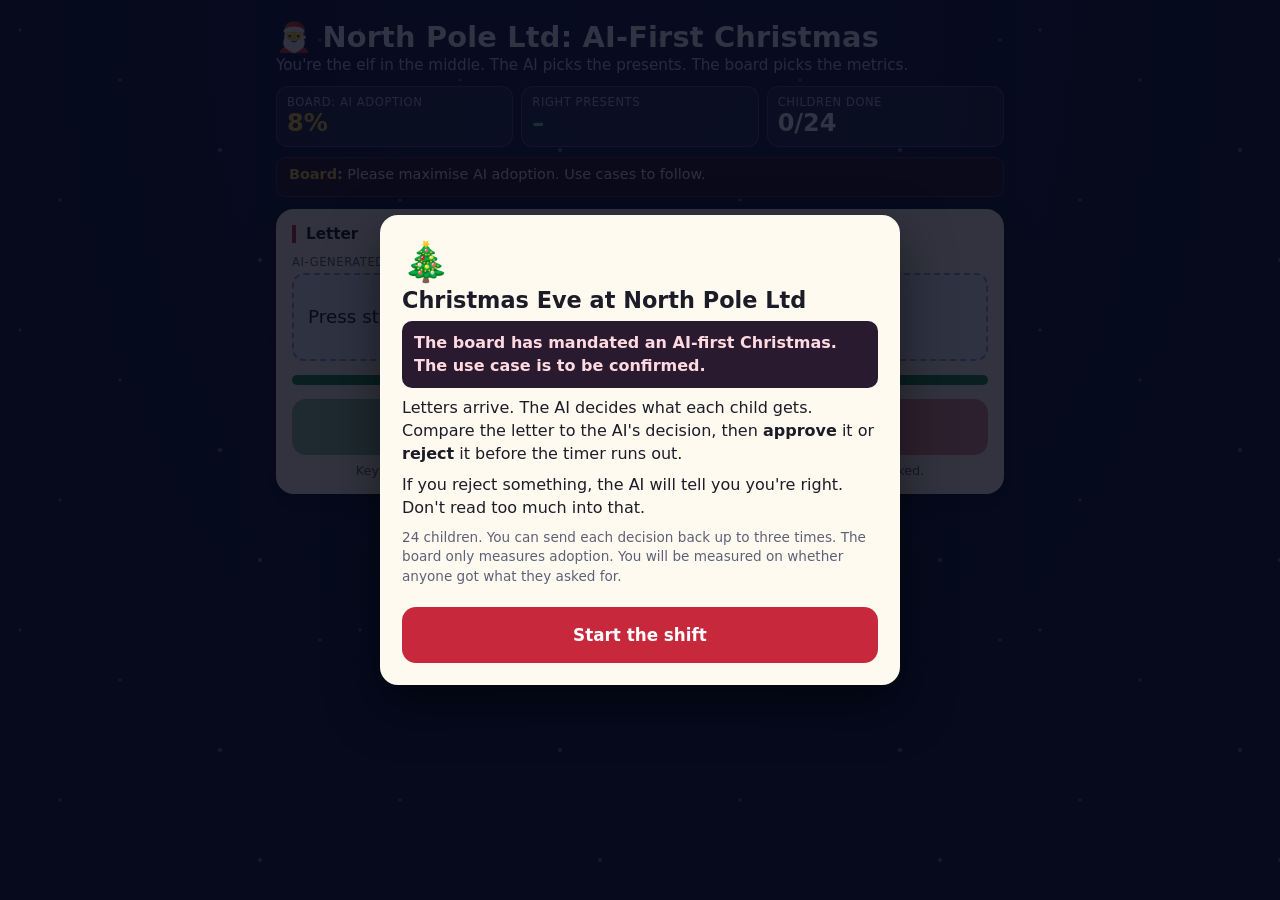
<file: v1/index.html>
<!doctype html>
<html lang="en-GB">
<head>
<meta charset="utf-8">
<meta name="viewport" content="width=device-width, initial-scale=1">
<title>North Pole Ltd: AI-First Christmas</title>
<meta name="description" content="A tiny game about reviewing AI output on Christmas Eve. The board wants AI adoption. The children want presents.">
<style>
  :root {
    --bg1: #0b1633;
    --bg2: #16204a;
    --card: #fffaf0;
    --ink: #1c1c28;
    --muted: #5d6178;
    --red: #c8283c;
    --green: #1f8a4c;
    --gold: #f4c542;
    --panel: rgba(255,255,255,0.08);
    --line: rgba(255,255,255,0.18);
  }
  * { box-sizing: border-box; }
  html, body { height: 100%; }
  body {
    margin: 0;
    font-family: system-ui, -apple-system, "Segoe UI", Roboto, Helvetica, Arial, sans-serif;
    color: #f5f6ff;
    background: radial-gradient(ellipse at top, var(--bg2), var(--bg1) 70%);
    min-height: 100vh;
    overflow-x: hidden;
  }
  /* gentle snow */
  .snow {
    position: fixed; inset: 0; pointer-events: none; z-index: 0; opacity: .55;
    background-image:
      radial-gradient(2px 2px at 20px 30px, #fff, transparent),
      radial-gradient(2px 2px at 120px 80px, #fff, transparent),
      radial-gradient(3px 3px at 220px 150px, #fff, transparent),
      radial-gradient(2px 2px at 320px 40px, #fff, transparent),
      radial-gradient(2px 2px at 60px 200px, #fff, transparent),
      radial-gradient(3px 3px at 260px 260px, #fff, transparent);
    background-size: 340px 300px;
    animation: fall 18s linear infinite;
  }
  @keyframes fall { to { background-position: 0 300px; } }
  @media (prefers-reduced-motion: reduce) {
    .snow { animation: none; }
    * { transition: none !important; animation: none !important; }
  }
  .wrap { position: relative; z-index: 1; max-width: 760px; margin: 0 auto; padding: 16px; }
  header h1 { font-size: clamp(1.2rem, 4.5vw, 1.8rem); margin: 4px 0 2px; letter-spacing: .2px; }
  header p { margin: 0 0 12px; color: #c4c8e8; font-size: .95rem; }

  .meters { display: grid; grid-template-columns: repeat(3, 1fr); gap: 8px; margin-bottom: 10px; }
  .meter { background: var(--panel); border: 1px solid var(--line); border-radius: 12px; padding: 8px 10px; }
  .meter .label { font-size: .72rem; text-transform: uppercase; letter-spacing: .6px; color: #b8bde6; }
  .meter .value { font-size: 1.5rem; font-weight: 700; line-height: 1.2; }
  .meter.board .value { color: var(--gold); }
  .meter.xmas .value { color: #7be3a3; }

  .ticker { background: #2a1a2f; border: 1px solid #5a2f4a; border-radius: 10px; padding: 8px 12px; font-size: .9rem; color: #ffd9e0; min-height: 40px; margin-bottom: 12px; }
  .ticker b { color: var(--gold); }

  .stage { background: var(--card); color: var(--ink); border-radius: 18px; padding: 16px; box-shadow: 0 10px 30px rgba(0,0,0,.35); position: relative; }
  .letter { font-size: .95rem; color: var(--muted); border-left: 4px solid var(--red); padding-left: 10px; margin-bottom: 12px; }
  .letter .from { font-weight: 700; color: var(--ink); display: block; margin-bottom: 2px; }
  .outlabel { font-size: .72rem; text-transform: uppercase; letter-spacing: .6px; color: var(--muted); margin-bottom: 4px; display: flex; gap: 8px; align-items: center; }
  .tag { background: #fde8c8; color: #8a4b00; border-radius: 999px; padding: 1px 8px; font-size: .7rem; text-transform: none; letter-spacing: 0; }
  .output { background: #eef1fb; border: 2px dashed #9aa6d8; border-radius: 12px; padding: 14px; font-size: 1.15rem; min-height: 88px; display: flex; align-items: center; }
  .output.reply { background: #e9f8ef; border-color: #6cc593; font-style: italic; }
  .output.result { background: #fff4d6; border-color: var(--gold); font-style: normal; }

  .timerbar { height: 10px; background: #e3e5f0; border-radius: 999px; overflow: hidden; margin: 14px 0; }
  .timerfill { height: 100%; width: 100%; background: var(--green); transition: background .3s; }
  .timerfill.low { background: var(--red); }

  .buttons { display: grid; grid-template-columns: 1fr 1fr; gap: 10px; }
  button {
    font: inherit; font-weight: 700; font-size: 1.05rem; border: 0; border-radius: 14px; padding: 14px 10px; cursor: pointer; color: #fff;
    min-height: 56px;
  }
  button:focus-visible { outline: 3px solid var(--gold); outline-offset: 2px; }
  button:disabled { opacity: .5; cursor: not-allowed; }
  .approve { background: var(--green); }
  .reject { background: var(--red); }
  .hint { text-align: center; color: var(--muted); font-size: .8rem; margin-top: 8px; }

  .progress { font-size: .85rem; color: #c4c8e8; margin-top: 10px; text-align: center; }

  .overlay { position: fixed; inset: 0; z-index: 5; display: none; align-items: center; justify-content: center; background: rgba(5,8,24,.82); padding: 16px; }
  .overlay.show { display: flex; }
  .modal { background: var(--card); color: var(--ink); border-radius: 18px; padding: 22px; max-width: 520px; width: 100%; box-shadow: 0 20px 50px rgba(0,0,0,.5); }
  .modal h2 { margin: 0 0 8px; font-size: 1.4rem; }
  .modal p { margin: 8px 0; line-height: 1.45; }
  .modal .big { font-size: 2.4rem; margin: 2px 0; }
  .modal button { margin-top: 12px; width: 100%; background: var(--red); }
  .modal button.alt { background: #4a5278; }
  .stats { display: grid; grid-template-columns: 1fr 1fr; gap: 8px; margin: 12px 0; }
  .stat { background: #eef1fb; border-radius: 10px; padding: 8px 10px; }
  .stat .k { font-size: .7rem; text-transform: uppercase; letter-spacing: .5px; color: var(--muted); }
  .stat .v { font-size: 1.4rem; font-weight: 700; }
  .banner { background: #2a1a2f; color: #ffd9e0; border-radius: 10px; padding: 10px 12px; font-weight: 600; }
  .small { font-size: .85rem; color: var(--muted); }
  footer { text-align: center; color: #9aa0cc; font-size: .78rem; margin: 18px 0 8px; }
</style>
</head>
<body>
<div class="snow" aria-hidden="true"></div>
<div class="wrap">
  <header>
    <h1>🎅 North Pole Ltd: AI-First Christmas</h1>
    <p>You're the elf in the middle. The AI picks the presents. The board picks the metrics.</p>
  </header>

  <div class="meters" aria-live="polite">
    <div class="meter board"><div class="label">Board: AI adoption</div><div class="value" id="mAdopt">8%</div></div>
    <div class="meter xmas"><div class="label">Right presents</div><div class="value" id="mXmas">–</div></div>
    <div class="meter"><div class="label">Children done</div><div class="value" id="mDone">0/24</div></div>
  </div>

  <div class="ticker" id="ticker"><b>Board:</b> Please maximise AI adoption. Use cases to follow.</div>

  <main class="stage" id="stage">
    <div class="letter" id="letter"><span class="from">Letter</span><span id="letterText"></span></div>
    <div class="outlabel"><span>AI-generated gift decision</span><span class="tag" id="tag" hidden></span></div>
    <div class="output" id="output" role="status" aria-live="polite">Press start to begin.</div>
    <div class="timerbar" aria-hidden="true"><div class="timerfill" id="timer"></div></div>
    <div class="buttons">
      <button class="approve" id="btnApprove" disabled>✓ Approve &amp; ship</button>
      <button class="reject" id="btnReject" disabled>✗ Reject</button>
    </div>
    <div class="hint">Keys: A or → to approve, R or ← to reject. If the timer runs out, the AI ships it unchecked.</div>
  </main>
  <div class="progress" id="progress"></div>

  <footer>Made with AI. Checked by a human, which is rather the point. · green-workshop</footer>
</div>

<div class="overlay show" id="ovStart">
  <div class="modal">
    <div class="big">🎄</div>
    <h2>Christmas Eve at North Pole Ltd</h2>
    <p class="banner">The board has mandated an AI-first Christmas. The use case is to be confirmed.</p>
    <p>Letters arrive. The AI decides what each child gets. Compare the letter to the AI's decision, then <b>approve</b> it or <b>reject</b> it before the timer runs out.</p>
    <p>If you reject something, the AI will tell you you're right. Don't read too much into that.</p>
    <p class="small">24 children. You can send each decision back up to three times. The board only measures adoption. You will be measured on whether anyone got what they asked for.</p>
    <button id="btnStart">Start the shift</button>
  </div>
</div>

<div class="overlay" id="ovInit">
  <div class="modal">
    <div class="big">📣</div>
    <h2 id="initTitle">New initiative</h2>
    <p class="banner" id="initText"></p>
    <p class="small" id="initEffect"></p>
    <button id="btnInit">Understood (synergies)</button>
  </div>
</div>

<div class="overlay" id="ovEnd">
  <div class="modal">
    <div class="big" id="endEmoji">🎁</div>
    <h2 id="endTitle">Christmas is delivered</h2>
    <p id="endVerdict"></p>
    <div class="stats">
      <div class="stat"><div class="k">AI adoption</div><div class="v" id="eAdopt"></div></div>
      <div class="stat"><div class="k">Christmas</div><div class="v" id="eXmas"></div></div>
      <div class="stat"><div class="k">Rejections</div><div class="v" id="eRej"></div></div>
      <div class="stat"><div class="k">Shipped unchecked</div><div class="v" id="eUnc"></div></div>
    </div>
    <p class="small" id="eCave"></p>
    <button id="btnAgain">Play again</button>
    <button class="alt" id="btnCopy">Copy my result</button>
  </div>
</div>

<script>
(function () {
  "use strict";

  // ---------- Content ----------
  var KIDS = [
    { n: "Mia", a: 7, w: "a bike", g: "Red bicycle, 20-inch, with a bell.", b: "4,000 left socks (bulk pack)." },
    { n: "Tom", a: 9, w: "football boots", g: "Football boots, size 4, studs included.", b: "One football boot. Left." },
    { n: "Priya", a: 6, w: "a teddy bear", g: "Soft brown teddy bear with a ribbon.", b: "A bear. Real one. Fully grown. Confidence: high." },
    { n: "Jack", a: 10, w: "a Lego set", g: "Lego castle set, 1,200 pieces.", b: "A castle. Actual castle. Please arrange a chimney." },
    { n: "Ella", a: 8, w: "a book about dragons", g: "Illustrated dragon book, hardback.", b: "Tax guidance for dragons (2019 edition)." },
    { n: "Sam", a: 5, w: "a toy train", g: "Wooden toy train with 12 pieces of track.", b: "The 1987 rail timetable. Delays not included." },
    { n: "Zara", a: 11, w: "a skateboard", g: "Skateboard with helmet and pads.", b: "A skateboard. Wheels not included. Neither is the board." },
    { n: "Oliver", a: 4, w: "some building blocks", g: "Chunky wooden building blocks.", b: "A building. Planning permission pending." },
    { n: "Amira", a: 9, w: "an art set", g: "Paints, brushes and a sketchbook.", b: "A painting of a horse with six legs, confidently signed 'Da Vinci'." },
    { n: "Leo", a: 12, w: "a football", g: "Size 5 football.", b: "Size 5 football, delivered inflated to 400 psi." },
    { n: "Chloe", a: 7, w: "a jigsaw puzzle", g: "500-piece jigsaw, seaside scene.", b: "500 pieces, each from a different jigsaw." },
    { n: "Noah", a: 8, w: "a kite", g: "Red kite with string and handle.", b: "A red kite. The bird. It has been informed." },
    { n: "Isla", a: 6, w: "a dolls' house", g: "Wooden dolls' house with furniture.", b: "A house. Mortgage in Isla's name." },
    { n: "Ben", a: 10, w: "a telescope", g: "Beginner telescope with a tripod.", b: "A telescope, pointed at the neighbours. Optimised for engagement." },
    { n: "Hana", a: 5, w: "warm pyjamas", g: "Warm pyjamas, dinosaur print.", b: "A dinosaur. Pyjamas to follow." },
    { n: "Dev", a: 9, w: "a chess set", g: "Wooden chess set.", b: "Chess set. 32 pieces. All pawns." },
    { n: "Ruby", a: 7, w: "roller skates", g: "Roller skates, adjustable size.", b: "Ice skates. Delivered to a house with no ice." },
    { n: "Finn", a: 6, w: "a toy dinosaur", g: "Toy T. rex that roars when pressed.", b: "A T. rex. I cannot confirm whether it is toy-sized." },
    { n: "Grace", a: 8, w: "a diary with a lock", g: "Diary with a lock and two keys.", b: "Diary. Contents summarised and sent to the board for insight." },
    { n: "Max", a: 11, w: "headphones", g: "Over-ear headphones.", b: "Headphones. Playing the all-hands meeting on a loop." },
    { n: "Lily", a: 4, w: "a little scooter", g: "Small scooter with a wide, stable deck.", b: "A scooter. The Italian motor kind. Please present a licence." },
    { n: "Hugo", a: 9, w: "a board game", g: "Family board game, 2 to 6 players.", b: "Board game. Rules not included. Rules generated at runtime." },
    { n: "Nia", a: 7, w: "a recorder", g: "A descant recorder. Apologies to the parents.", b: "A pipe organ. The parents have been notified." },
    { n: "Joe", a: 10, w: "a cricket bat", g: "Junior cricket bat.", b: "A bat. The flying kind. Check your loft." }
  ];

  var GENERIC_BAD = [
    "As a language model, I cannot deliver presents to chimneys.",
    "Gift: [INSERT GIFT HERE]",
    "A gift card for a shop that closed in 2011.",
    "Present #4,821. Description: present.",
    "Whatever the last child asked for.",
    "A voucher to chat with our chatbot."
  ];

  var YOURE_RIGHT = [
    "You're absolutely right! Apologies for the confusion. Here is a corrected version.",
    "Great catch! You're right, and I should have spotted that.",
    "You're completely right to flag that. Let me fix it now.",
    "Thank you for pointing that out! You're right. Updated below.",
    "You're right, and I apologise. I've made the change.",
    "Excellent observation! You are absolutely right."
  ];

  var BOARD_REJECT = [
    "Rework is up. Have you tried prompting it better?",
    "Why are you checking? It's AI.",
    "Our AI-first strategy requires trust.",
    "Every rejection is a training opportunity.",
    "Let's take this offline and circle back.",
    "Can we automate the checking, too?"
  ];

  var BOARD_RIGHT = [
    "See? AI works. Use case: this.",
    "This is what AI-first looks like.",
    "Strategy validated."
  ];

  var BOARD_WRONG = [
    "No issues reported. Adoption is up.",
    "Impressive throughput!",
    "Thrilled with the velocity.",
    "Early signs are very promising."
  ];

  var INITS = [
    { t: "Letters to Father Christmas now handled by ChatBot™.", d: "Use case: to be confirmed. You now have 1 second less per decision." },
    { t: "Naughty/Nice list replaced by sentiment analysis.", d: "Ho ho hold on. The AI is now more confident and more often wrong." },
    { t: "Reindeer replaced by a drone swarm. Reindeer have been 'redeployed'.", d: "Faster sleigh, no feedback. Less time per decision again." },
    { t: "Elf headcount reduced by 40% to fund AI. Synergies expected.", d: "Same workload, fewer elves. You are the elves." },
    { t: "AI will now write the AI strategy.", d: "The board is delighted. You have even less time." }
  ];

  // ---------- State ----------
  var S;
  var raf = null, lastT = 0;
  var $ = function (id) { return document.getElementById(id); };

  function shuffle(arr) {
    for (var i = arr.length - 1; i > 0; i--) {
      var j = Math.floor(Math.random() * (i + 1));
      var t = arr[i]; arr[i] = arr[j]; arr[j] = t;
    }
    return arr;
  }
  function pick(arr) { return arr[Math.floor(Math.random() * arr.length)]; }

  function newGame() {
    S = {
      deck: shuffle(KIDS.slice()),
      done: 0, correct: 0, rejects: 0, caved: 0, unchecked: 0,
      inits: 0, initShownAt: {},
      cur: null, phase: "start",
      timeLeft: 0, timeMax: 10
    };
  }

  function adoption() {
    return Math.min(100, 8 + S.done * 3 + S.inits * 6);
  }

  function updateMeters() {
    $("mAdopt").textContent = adoption() + "%";
    $("mXmas").textContent = S.done > 0 ? Math.round(100 * S.correct / S.done) + "%" : "–";
    $("mDone").textContent = S.done + "/" + KIDS.length;
    $("progress").textContent = "Christmas Eve: child " + Math.min(S.done + 1, KIDS.length) + " of " + KIDS.length;
  }

  function say(html) { $("ticker").innerHTML = "<b>Board:</b> " + html; }

  function setOutput(text, cls) {
    var o = $("output");
    o.textContent = text;
    o.className = "output" + (cls ? " " + cls : "");
  }

  function setButtons(on) {
    $("btnApprove").disabled = !on;
    $("btnReject").disabled = !on;
  }

  // ---------- Flow ----------
  function nextCard() {
    if (S.done >= KIDS.length) { return endGame(); }
    if (S.done > 0 && S.done % 4 === 0 && S.inits < INITS.length && !S.initShownAt[S.done]) {
      S.initShownAt[S.done] = true;
      return showInit();
    }
    presentCard();
  }

  function presentCard() {
    var kid = S.deck[S.done];
    var badChance = Math.min(0.7, 0.42 + 0.06 * S.inits);
    var bad = Math.random() < badChance;
    S.cur = { kid: kid, bad: bad, rejects: 0 };
    S.timeMax = Math.max(4.5, 10 - 1.2 * S.inits);
    S.timeLeft = S.timeMax;
    $("letterText").textContent = "Dear Father Christmas, I would like " + kid.w + ". Love, " + kid.n + " (age " + kid.a + ").";
    $("tag").hidden = true;
    setOutput(bad ? kid.b : kid.g);
    updateMeters();
    S.phase = "play";
    setButtons(true);
    startLoop();
  }

  function showInit() {
    var it = INITS[S.inits];
    S.inits += 1;
    S.phase = "init";
    stopLoop();
    setButtons(false);
    $("initTitle").textContent = "New initiative " + S.inits + " of " + INITS.length;
    $("initText").textContent = it.t;
    $("initEffect").textContent = it.d;
    updateMeters();
    say("AI adoption is now <b>" + adoption() + "%</b>. Use cases to follow.");
    $("ovInit").classList.add("show");
  }

  function finalize(timedOut) {
    stopLoop();
    setButtons(false);
    S.phase = "result";
    var c = S.cur;
    var ok = !c.bad;
    S.done += 1;
    if (ok) { S.correct += 1; }
    if (timedOut) { S.unchecked += 1; }
    var prefix = timedOut ? "No time to check. Shipped unchecked. " : "";
    if (ok) {
      setOutput(prefix + c.kid.n + " got what they asked for. 🎉", "result");
      say(pick(BOARD_RIGHT));
    } else {
      setOutput(prefix + c.kid.n + " received: " + (c.text || c.kid.b) + " 😬", "result");
      say(pick(BOARD_WRONG));
    }
    updateMeters();
    window.setTimeout(nextCard, 1500);
  }

  function reject() {
    if (S.phase !== "play") { return; }
    if (S.cur.rejects >= 3) {
      say("Rework limit reached for this child. Please ship it. Adoption targets are at risk.");
      return;
    }
    stopLoop();
    S.phase = "reply";
    setButtons(false);
    var c = S.cur;
    c.rejects += 1;
    S.rejects += 1;
    setOutput(pick(YOURE_RIGHT), "reply");
    say(pick(BOARD_REJECT));
    window.setTimeout(function () {
      var kid = c.kid;
      if (!c.bad) {
        // the AI caves and changes a correct answer into a wrong one
        S.caved += 1;
        c.bad = true;
        c.text = kid.b;
      } else {
        var again = c.rejects < 3 && Math.random() < (0.3 + 0.05 * S.inits);
        if (again) {
          c.bad = true;
          c.text = pick(GENERIC_BAD);
        } else {
          c.bad = false;
          c.text = kid.g;
        }
      }
      setOutput(c.text);
      $("tag").textContent = "↻ Revised by AI";
      $("tag").hidden = false;
      S.timeLeft = Math.min(S.timeMax, Math.max(S.timeLeft, 0) + 2);
      S.phase = "play";
      setButtons(true);
      startLoop();
    }, 1300);
  }

  function approve() {
    if (S.phase !== "play") { return; }
    if (S.cur.text === undefined) { S.cur.text = S.cur.bad ? S.cur.kid.b : S.cur.kid.g; }
    finalize(false);
  }

  // ---------- Timer ----------
  function startLoop() {
    stopLoop();
    lastT = performance.now();
    raf = requestAnimationFrame(tick);
  }
  function stopLoop() {
    if (raf) { cancelAnimationFrame(raf); raf = null; }
  }
  function tick(now) {
    var dt = Math.min(0.1, (now - lastT) / 1000);
    lastT = now;
    if (S.phase === "play") {
      S.timeLeft -= dt;
      var f = Math.max(0, S.timeLeft / S.timeMax);
      var el = $("timer");
      el.style.width = (f * 100) + "%";
      if (f < 0.3) { el.classList.add("low"); } else { el.classList.remove("low"); }
      if (S.timeLeft <= 0) {
        if (S.cur.text === undefined) { S.cur.text = S.cur.bad ? S.cur.kid.b : S.cur.kid.g; }
        finalize(true);
        return;
      }
    }
    raf = requestAnimationFrame(tick);
  }

  // ---------- End ----------
  function resultText() {
    var pct = Math.round(100 * S.correct / KIDS.length);
    return "North Pole Ltd: AI-First Christmas. AI adoption: " + adoption() + "%. Christmas: " + pct +
      "%. I rejected " + S.rejects + " things and the AI told me I was right every time.";
  }

  function endGame() {
    S.phase = "end";
    stopLoop();
    setButtons(false);
    var pct = Math.round(100 * S.correct / KIDS.length);
    var emoji, title, verdict;
    if (pct >= 90) {
      emoji = "🌟"; title = "Christmas saved";
      verdict = "Almost everyone got what they asked for. The board credits the AI. Your contribution is not mentioned.";
    } else if (pct >= 70) {
      emoji = "🎁"; title = "Mostly fine";
      verdict = "Most children are happy. A few received an unexpected bear. Lessons will be learned, eventually.";
    } else if (pct >= 40) {
      emoji = "🧦"; title = "Memorable, for the wrong reasons";
      verdict = "Several children will be telling this story for years. The board says adoption is up.";
    } else {
      emoji = "🔥"; title = "Adoption: 100%. Christmas: ruined";
      verdict = "Nobody got what they asked for, but the dashboard is green. Promotion likely.";
    }
    $("endEmoji").textContent = emoji;
    $("endTitle").textContent = title;
    $("endVerdict").textContent = verdict;
    $("eAdopt").textContent = adoption() + "%";
    $("eXmas").textContent = pct + "%";
    $("eRej").textContent = S.rejects;
    $("eUnc").textContent = S.unchecked;
    $("eCave").textContent = S.caved > 0
      ? "Times the AI changed a correct answer to a wrong one because you pushed back: " + S.caved + ". It also said you were right."
      : "You never made the AI talk itself out of a correct answer. Well checked.";
    $("ovEnd").classList.add("show");
  }

  // ---------- Wiring ----------
  function startGame() {
    $("ovStart").classList.remove("show");
    $("ovEnd").classList.remove("show");
    newGame();
    say("Please maximise AI adoption. Use cases to follow.");
    updateMeters();
    nextCard();
  }

  $("btnStart").addEventListener("click", startGame);
  $("btnAgain").addEventListener("click", startGame);
  $("btnInit").addEventListener("click", function () {
    $("ovInit").classList.remove("show");
    presentCard();
  });
  $("btnApprove").addEventListener("click", approve);
  $("btnReject").addEventListener("click", reject);
  $("btnCopy").addEventListener("click", function () {
    var txt = resultText();
    var btn = $("btnCopy");
    function done(msg) {
      btn.textContent = msg;
      window.setTimeout(function () { btn.textContent = "Copy my result"; }, 1800);
    }
    try {
      navigator.clipboard.writeText(txt).then(function () { done("Copied"); }, function () { done("Copy failed"); });
    } catch (e) { done("Copy failed"); }
  });

  document.addEventListener("keydown", function (e) {
    if (e.ctrlKey || e.metaKey || e.altKey) { return; }
    var k = e.key;
    if (k === "a" || k === "A" || k === "ArrowRight") { approve(); }
    else if (k === "r" || k === "R" || k === "ArrowLeft") { reject(); }
  });

  newGame();
  updateMeters();
  window.__game = { S: function () { return S; }, startGame: startGame, approve: approve, reject: reject };
})();
</script>
</body>
</html>
</file>
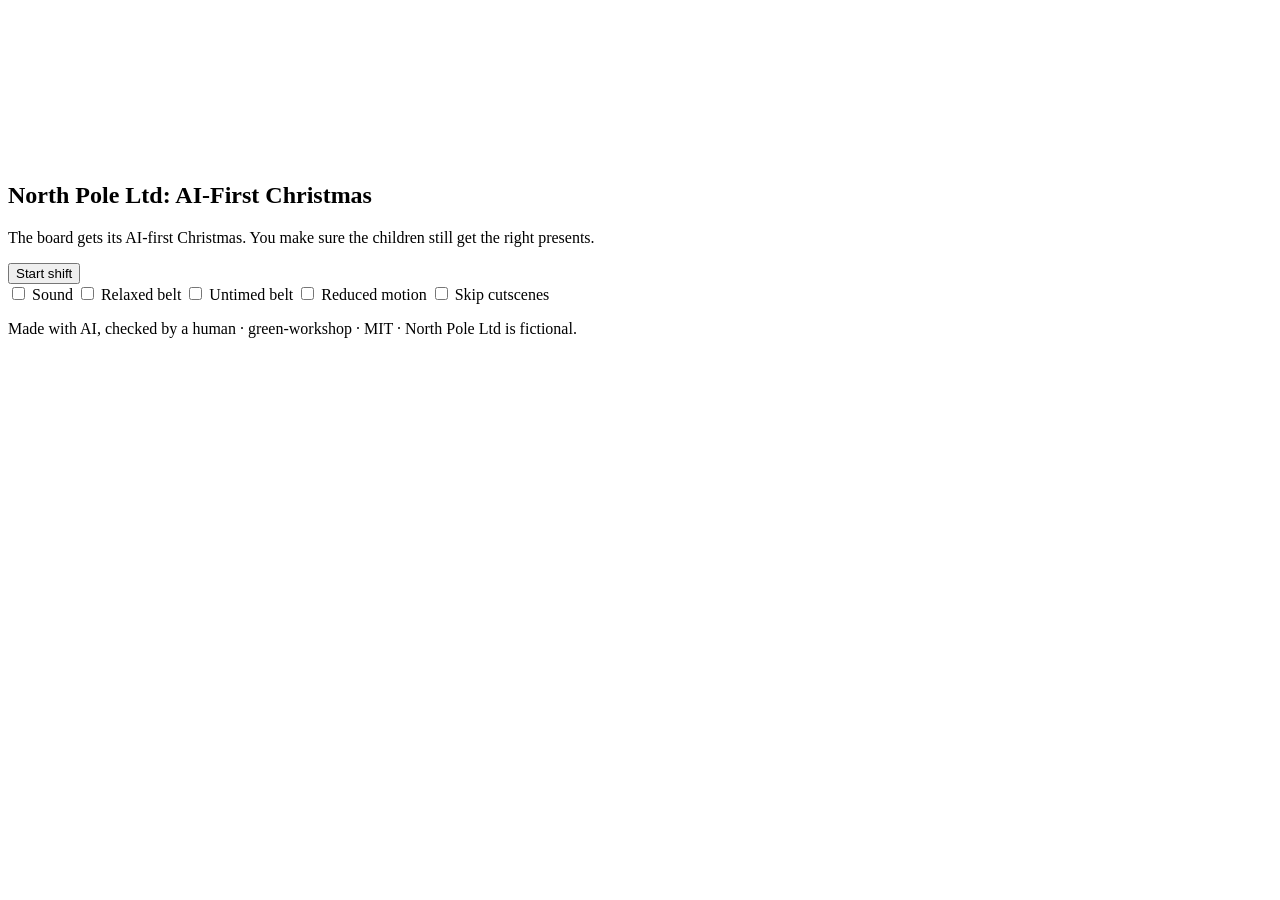
<file: prototype/src/shell.html>
<!doctype html>
<html lang="en-GB">
<head>
<meta charset="utf-8">
<meta name="viewport" content="width=device-width, initial-scale=1, viewport-fit=cover">
<title>North Pole Ltd: AI-First Christmas</title>
<meta name="description" content="A tiny game about checking AI output on Christmas Eve. The board wants AI adoption. The children want presents.">
<style>
<!-- @css -->
</style>
</head>
<body>
<div id="sprite-host" aria-hidden="true"></div>
<div id="titleScene" aria-hidden="true"></div>
<canvas id="snow" aria-hidden="true"></canvas>
<div id="grain" aria-hidden="true"></div>

<div id="app">

  <!-- Title -->
  <section id="screen-title" class="screen screen-title" aria-labelledby="titleHeading">
    <h1 id="titleHeading" class="sr-only">North Pole Ltd: AI-First Christmas</h1>
    <div class="title-logo" id="titleLogo"></div>
    <div class="title-dash" id="titleDash"></div>
    <p class="title-strap">The board gets its AI-first Christmas. You make sure the children still get the right presents.</p>
    <div class="title-actions">
      <button id="btnStart" class="keycap keycap-pack">Start shift</button>
      <button id="btnIntro" class="keycap keycap-plain" hidden>Replay intro</button>
      <button id="btnEnding" class="keycap keycap-plain" hidden>Replay ending</button>
    </div>
    <div class="title-settings" role="group" aria-label="Settings">
      <label><input type="checkbox" id="setSound"> Sound</label>
      <label><input type="checkbox" id="setRelaxed"> Relaxed belt</label>
      <label><input type="checkbox" id="setUntimed"> Untimed belt</label>
      <label><input type="checkbox" id="setReduced"> Reduced motion</label>
      <label><input type="checkbox" id="setSkipCut"> Skip cutscenes</label>
    </div>
    <p class="title-credit">Made with AI, checked by a human · green-workshop · MIT · North Pole Ltd is fictional.</p>
  </section>

  <!-- Game -->
  <section id="screen-game" class="screen screen-game" hidden>
    <header id="hud" class="hud">
      <button id="btnPause" class="keycap keycap-plain keycap-icon" aria-label="Pause"></button>
      <div class="plate plate-board"><span class="plate-label">AI adoption</span><span class="plate-value" id="hAdopt">8%</span></div>
      <div class="plate plate-xmas"><span class="plate-label">Right presents</span><span class="plate-value" id="hRight">–</span></div>
      <div class="plate"><span class="plate-label">Child</span><span class="plate-value" id="hChild">1/8</span></div>
      <div class="plate plate-patch"><span class="plate-label">AI build</span><span class="plate-value" id="hPatch">v1.0</span></div>
    </header>
    <div id="ticker" class="ticker" aria-live="off"><b>Board:</b> <span id="tickerText">Please maximise AI adoption. Use case to follow.</span></div>

    <div class="play">
      <article id="letter" class="letter-card" aria-label="Letter">
        <div class="letter-head">Dear Father Christmas,</div>
        <p class="letter-body" id="letterBody"></p>
        <div class="letter-sign" id="letterSign"></div>
      </article>

      <div class="floor">
        <div class="belt-wrap">
          <div id="belt" class="belt-panel"></div>
          <div id="giftLayer" class="gift-layer" aria-hidden="true"></div>
          <div id="beltZone" class="belt-zone" role="application" aria-label="Conveyor belt. Left arrow or A packs the gift. Right arrow or D rejects it."></div>
          <div id="timerbar" class="timerbar" aria-hidden="true"><div id="timerfill" class="timerfill"></div></div>
        </div>
        <div id="desk" class="desk-panel"></div>
      </div>

      <div class="controls">
        <button id="btnPack" class="keycap keycap-pack"><span class="k-ico" data-icon="arrow-left"></span> Pack</button>
        <div id="sleigh" class="sleigh-strip" aria-label="Packed gifts"></div>
        <div id="rejectSlot" class="reject-slot" data-wear="0">
          <button id="btnReject" class="keycap keycap-reject">Reject <span class="k-ico" data-icon="arrow-right"></span></button>
          <div class="rw-fx" aria-hidden="true">
            <i class="rw-char"></i>
            <i class="rw-puff" style="--x:-14px;--d:0s"></i><i class="rw-puff" style="--x:10px;--d:-.9s"></i><i class="rw-puff" style="--x:-30px;--d:-.5s"></i><i class="rw-puff" style="--x:26px;--d:-1.4s"></i>
            <i class="rw-spark" style="--a:-155deg;--r:46px;--d:.02s"></i><i class="rw-spark" style="--a:-120deg;--r:62px;--d:.1s"></i><i class="rw-spark" style="--a:-90deg;--r:54px;--d:0s"></i><i class="rw-spark" style="--a:-65deg;--r:66px;--d:.14s"></i><i class="rw-spark" style="--a:-30deg;--r:44px;--d:.06s"></i><i class="rw-spark" style="--a:-105deg;--r:38px;--d:.2s"></i>
          </div>
        </div>
      </div>
      <p class="keys-hint kb">← / A pack · → / D reject · Esc pause</p>
    </div>
  </section>

  <!-- Briefing -->
  <div id="briefing" class="overlay" hidden>
    <div class="modal memo" role="dialog" aria-modal="true" aria-labelledby="briefTitle">
      <div class="memo-head">NORTH POLE LTD · INTERNAL</div>
      <h2 id="briefTitle">Your shift: checking the AI</h2>
      <div class="brief-demo" id="briefDemo" aria-hidden="true"></div>
      <p><b>Read the letter.</b> The AI wrote the order and the workshop built it. Check what came out.</p>
      <p class="brief-keys kb"><span class="kbd">←</span> or <span class="kbd">A</span> <b>pack it</b> &nbsp;·&nbsp; <span class="kbd">→</span> or <span class="kbd">D</span> <b>reject it</b></p>
      <p class="brief-keys tch"><b>Swipe left</b> to pack it &nbsp;·&nbsp; <b>swipe right</b> to reject it &nbsp;·&nbsp; or use the buttons</p>
      <p class="brief-skip"><span class="kb">Read the letter already? Press any arrow or Space to drop the gift now.</span><span class="tch">Read the letter already? Tap the belt to drop the gift now.</span></p>
      <p class="brief-warn">The belt is the timer. <b>If you do nothing, it ships.</b></p>
      <button id="btnBriefingGo" class="keycap keycap-pack">Start checking</button>
    </div>
  </div>

  <!-- Intro and epilogue -->
  <div id="intro" class="overlay overlay-full" hidden></div>
  <div id="epilogue" class="overlay overlay-full" hidden></div>

  <!-- Interlude -->
  <div id="interlude" class="overlay overlay-full" hidden></div>

  <!-- Pause -->
  <div id="pause" class="overlay" hidden>
    <div class="modal" role="dialog" aria-modal="true" aria-labelledby="pauseTitle">
      <h2 id="pauseTitle">Paused</h2>
      <p class="small">The belt has stopped. Nobody upstairs has noticed.</p>
      <button id="btnResume" class="keycap keycap-pack">Resume</button>
      <button id="btnRestart" class="keycap keycap-plain">Restart shift</button>
      <button id="btnQuit" class="keycap keycap-reject">Resign from North Pole Ltd</button>
      <div id="quitConfirm" class="confirm" hidden>
        <p>Resign? Your shift will not be saved.</p>
        <button id="btnQuitYes" class="keycap keycap-reject">Yes, resign</button>
        <button id="btnQuitNo" class="keycap keycap-plain">Stay</button>
      </div>
    </div>
  </div>

  <!-- Report -->
  <div id="report" class="overlay" hidden>
    <div class="modal report" role="dialog" aria-modal="true" aria-labelledby="reportTitle">
      <div class="memo-head">SHIFT REPORT · CHRISTMAS EVE</div>
      <h2 id="reportTitle">Shift report</h2>
      <p id="reportVerdict" class="report-verdict"></p>
      <div class="report-top">
        <div class="plate"><span class="plate-label">Right presents</span><span class="plate-value" id="rRight"></span></div>
        <div class="plate plate-board"><span class="plate-label">AI adoption</span><span class="plate-value" id="rAdopt"></span></div>
        <div class="plate" id="rYouPlate" hidden><span class="plate-label">You</span><span class="plate-value" id="rYou"></span></div>
        <div class="plate plate-ai" id="rAiPlate" hidden><span class="plate-label">The AI you trained</span><span class="plate-value" id="rAi"></span></div>
      </div>
      <table class="report-table" id="reportTable"></table>
      <ul id="reportNotes" class="report-notes"></ul>
      <div id="reportSleigh" class="report-sleigh"></div>
      <div id="reportChain" class="report-chain"></div>
      <p class="closing">The only skill in this game was a human checking the output.</p>
      <div class="report-actions">
        <button id="btnAgain" class="keycap keycap-pack">Another shift</button>
        <button id="btnCopy" class="keycap keycap-plain">Copy result</button>
        <button id="btnReportTitle" class="keycap keycap-plain">Back to title</button>
      </div>
      <textarea id="copyFallback" class="copy-fallback" hidden readonly></textarea>
    </div>
  </div>

  <div id="droidBay" class="droid-bay" aria-hidden="true"><div id="droid" class="droid" hidden></div></div>
  <div id="toast" class="toast" hidden></div>
  <div id="live" class="sr-only" aria-live="polite"></div>
</div>

<script>
<!-- @js -->
</script>
</body>
</html>
</file>
